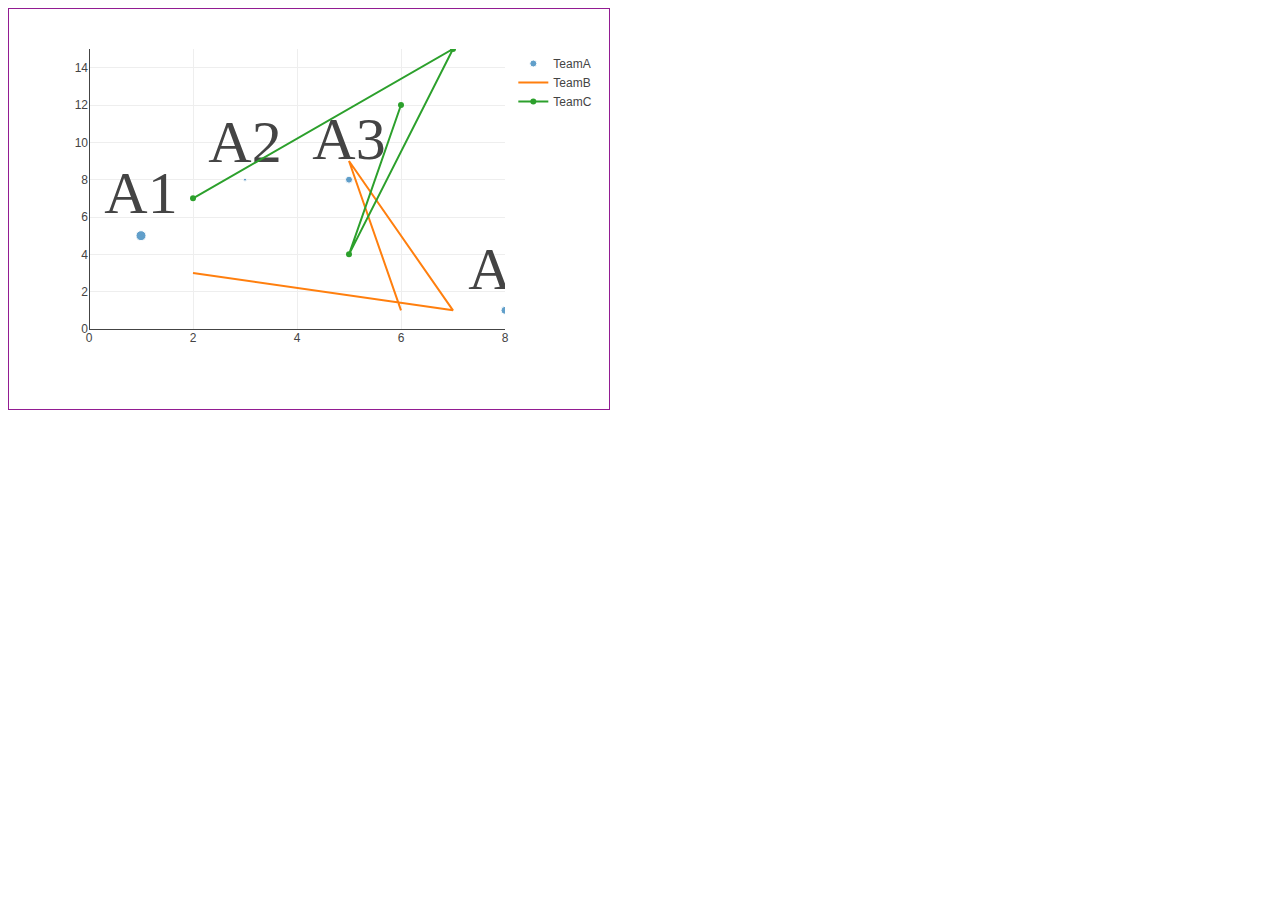
<file: 11.14pra/index.html>
<!DOCTYPE html>
<!--[if lt IE 7]>      <html class="no-js lt-ie9 lt-ie8 lt-ie7"> <![endif]-->
<!--[if IE 7]>         <html class="no-js lt-ie9 lt-ie8"> <![endif]-->
<!--[if IE 8]>         <html class="no-js lt-ie9"> <![endif]-->
<!--[if gt IE 8]>      <html class="no-js"><![endif]-->
<html>
    <head>
        <meta charset="utf-8">
        <title>test</title>
        <link rel="stylesheet" href="style.css">
        <script src="https://cdn.plot.ly/plotly-2.27.0.min.js" charset="utf-8"></script>
        <script src="data.js"></script>
    </head>
    <body>
        <div id="myGraph"></div>
        
        <script src="main.js"></script>
    </body>
</html>
</file>
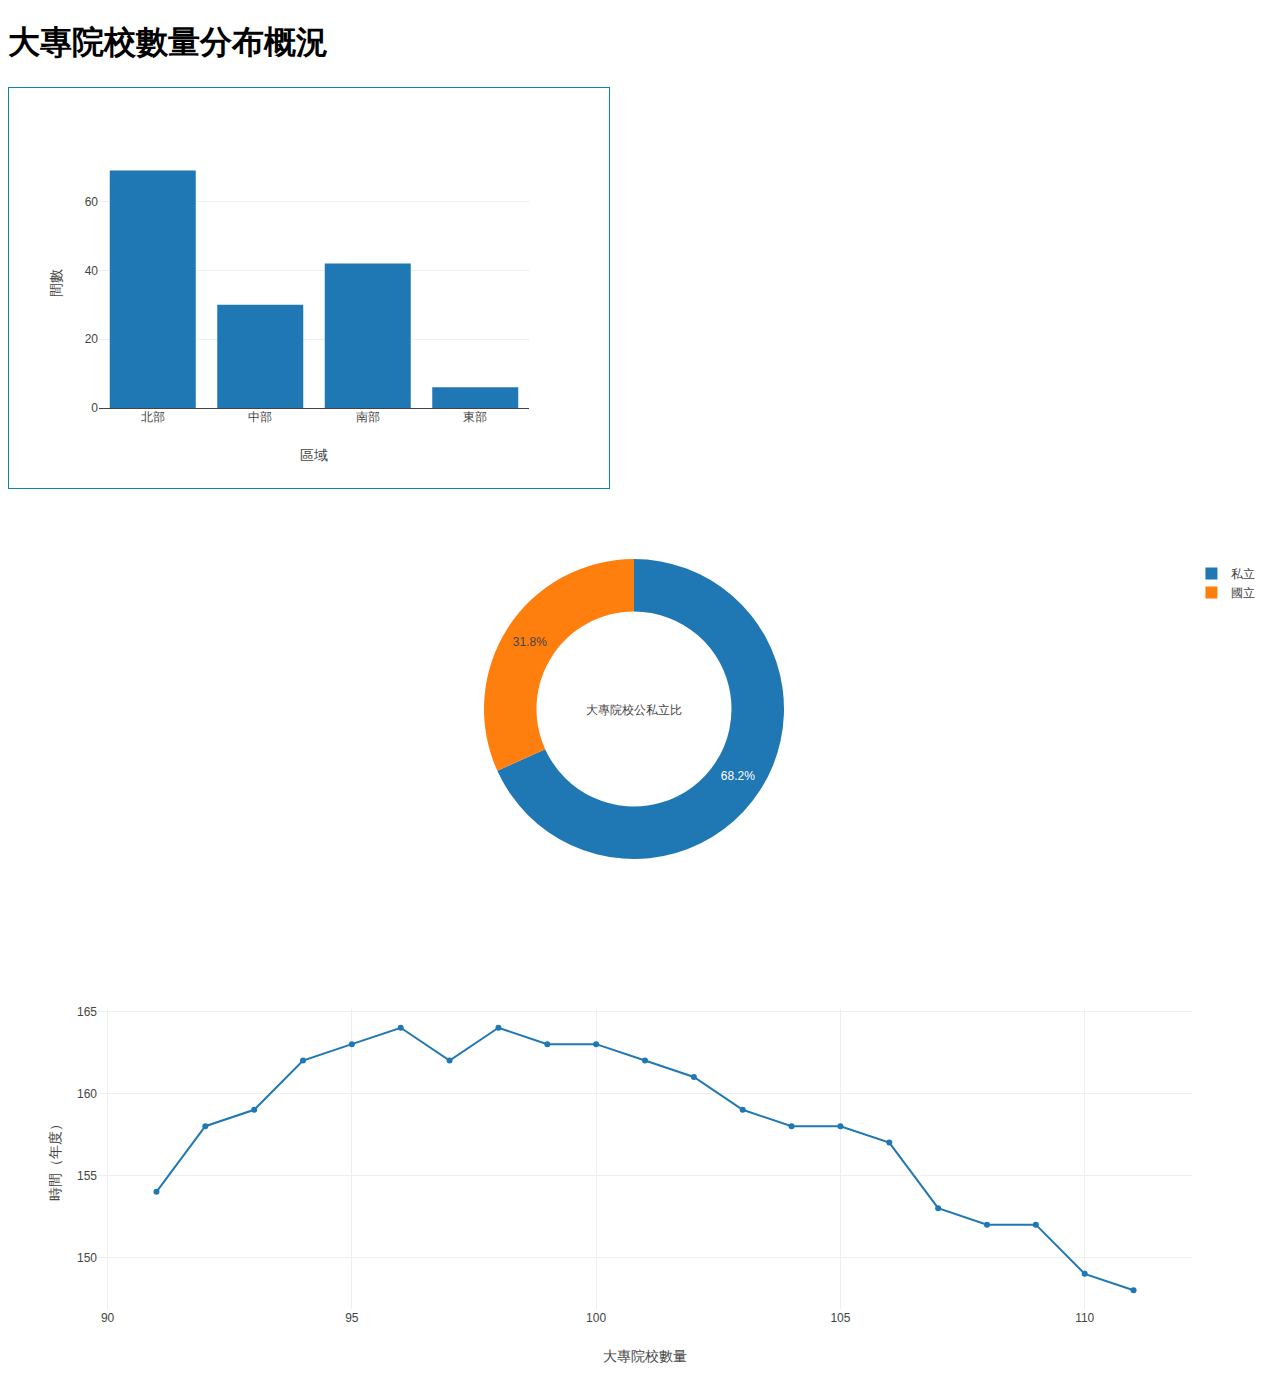
<file: HW4/index.html>
<!DOCTYPE html>
<!--[if lt IE 7]>      <html class="no-js lt-ie9 lt-ie8 lt-ie7"> <![endif]-->
<!--[if IE 7]>         <html class="no-js lt-ie9 lt-ie8"> <![endif]-->
<!--[if IE 8]>         <html class="no-js lt-ie9"> <![endif]-->
<!--[if gt IE 8]>      <html class="no-js"><![endif]-->
<html>
    <head>
        <meta charset="utf-8">
        <title>現大專院校調查</title>
        <link rel="stylesheet" href="style.css">
        <script src="https://cdn.plot.ly/plotly-2.27.0.min.js" charset="utf-8"></script>
        <script src="data.js"></script>
        
    </head>
    <body>
        <h1>大專院校數量分布概況</h1>
        <div id="Bar_chart"></div>
        <div id="pie_chart"></div>
        <div id="Line_chart"></div>
        <script src="main.js"></script>
    </body>
</html>
</file>
<file: 11.14pra/style.css>
#myGraph{
    width: 600px;
    height: 400px;
    border: 1px solid rgb(146, 28, 146);
}
</file>
<file: HW4/style.css>
#Bar_chart{
    width: 600px;
    height: 400px;
    border: 1px solid rgb(10, 137, 159);
}
</file>
